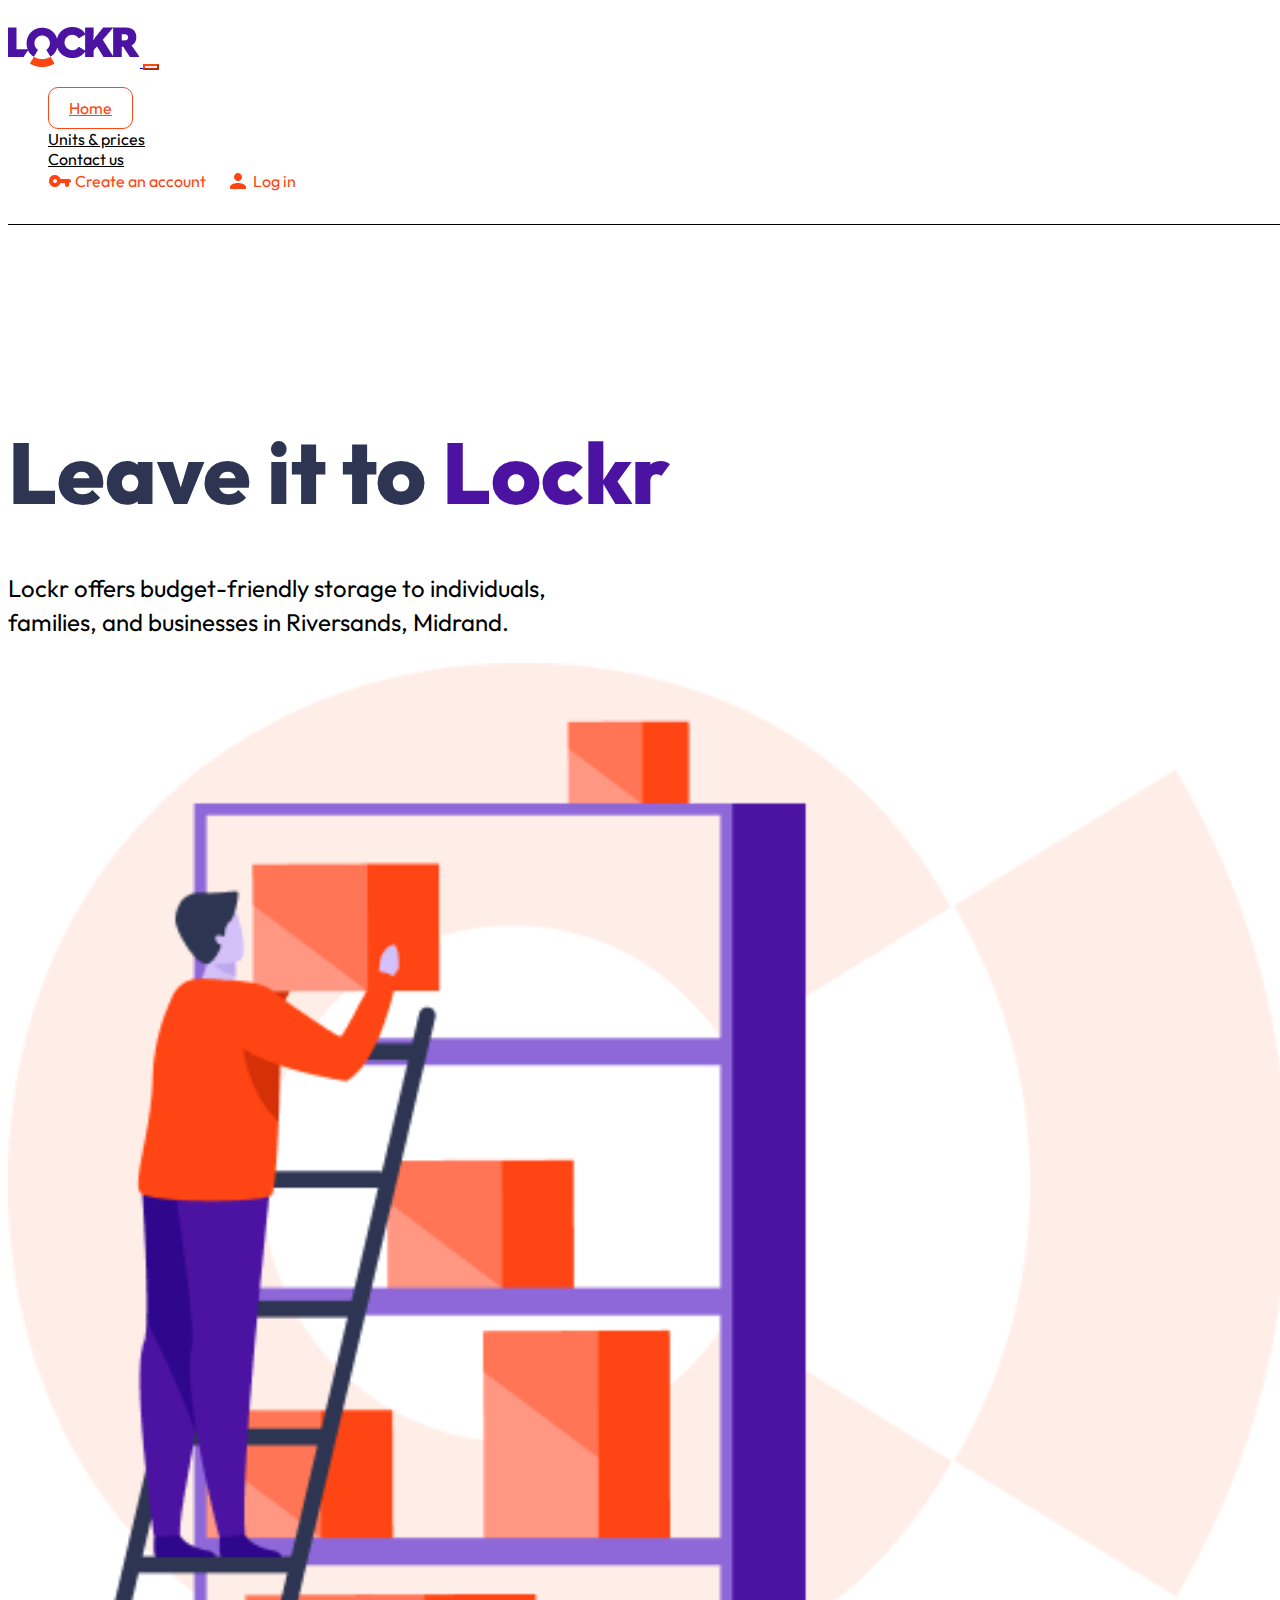
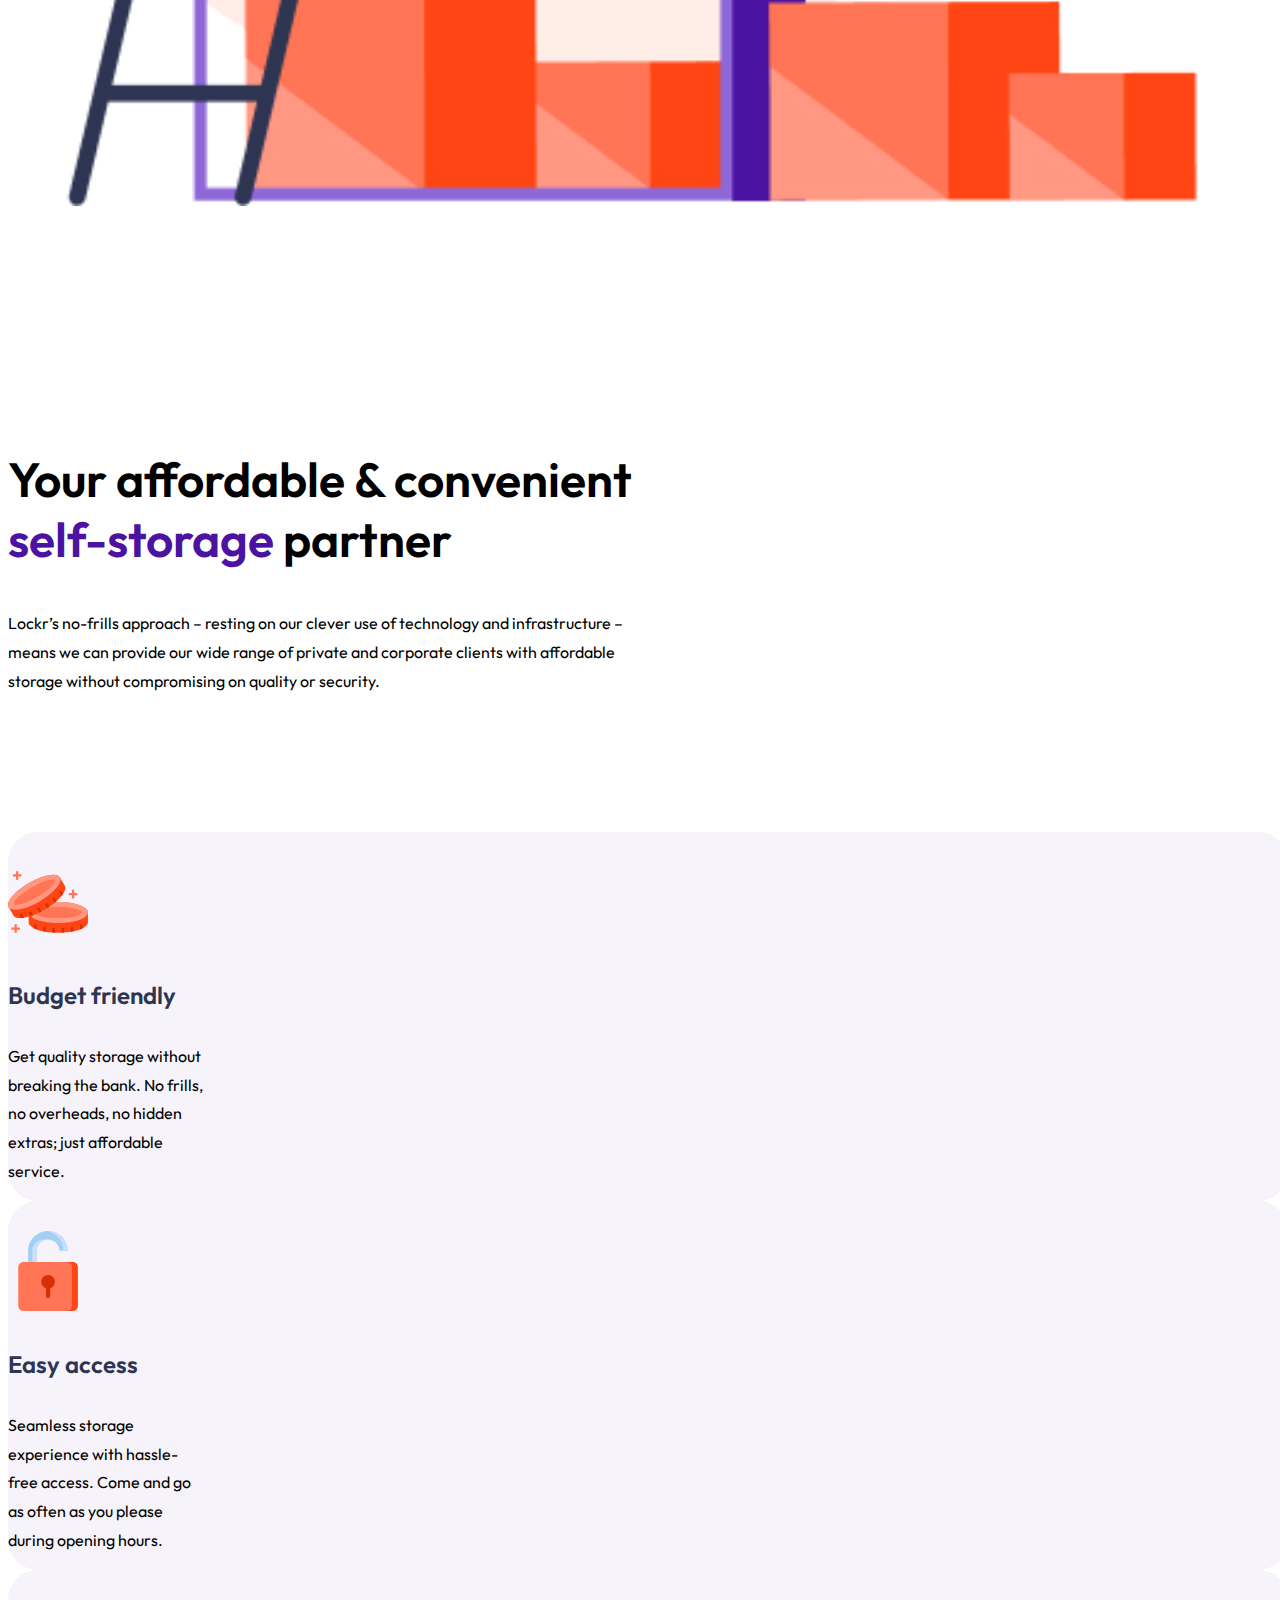
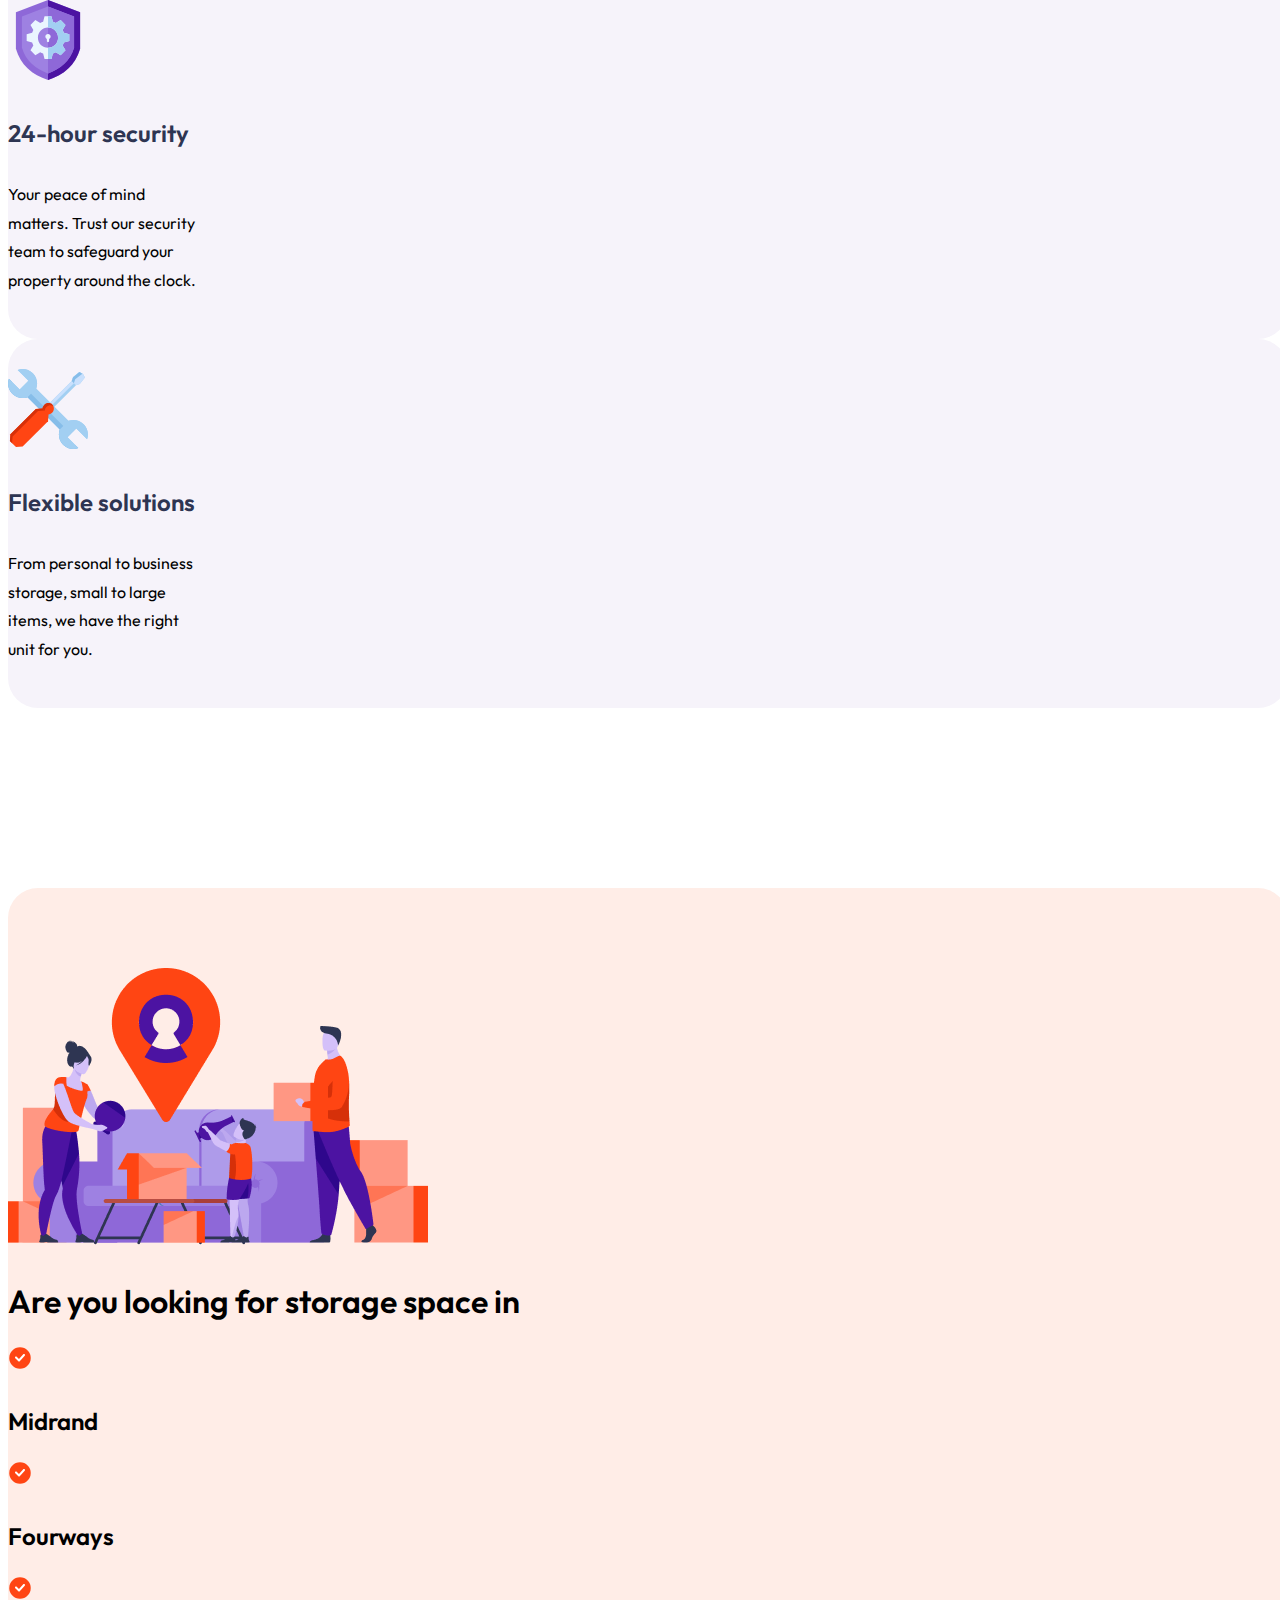
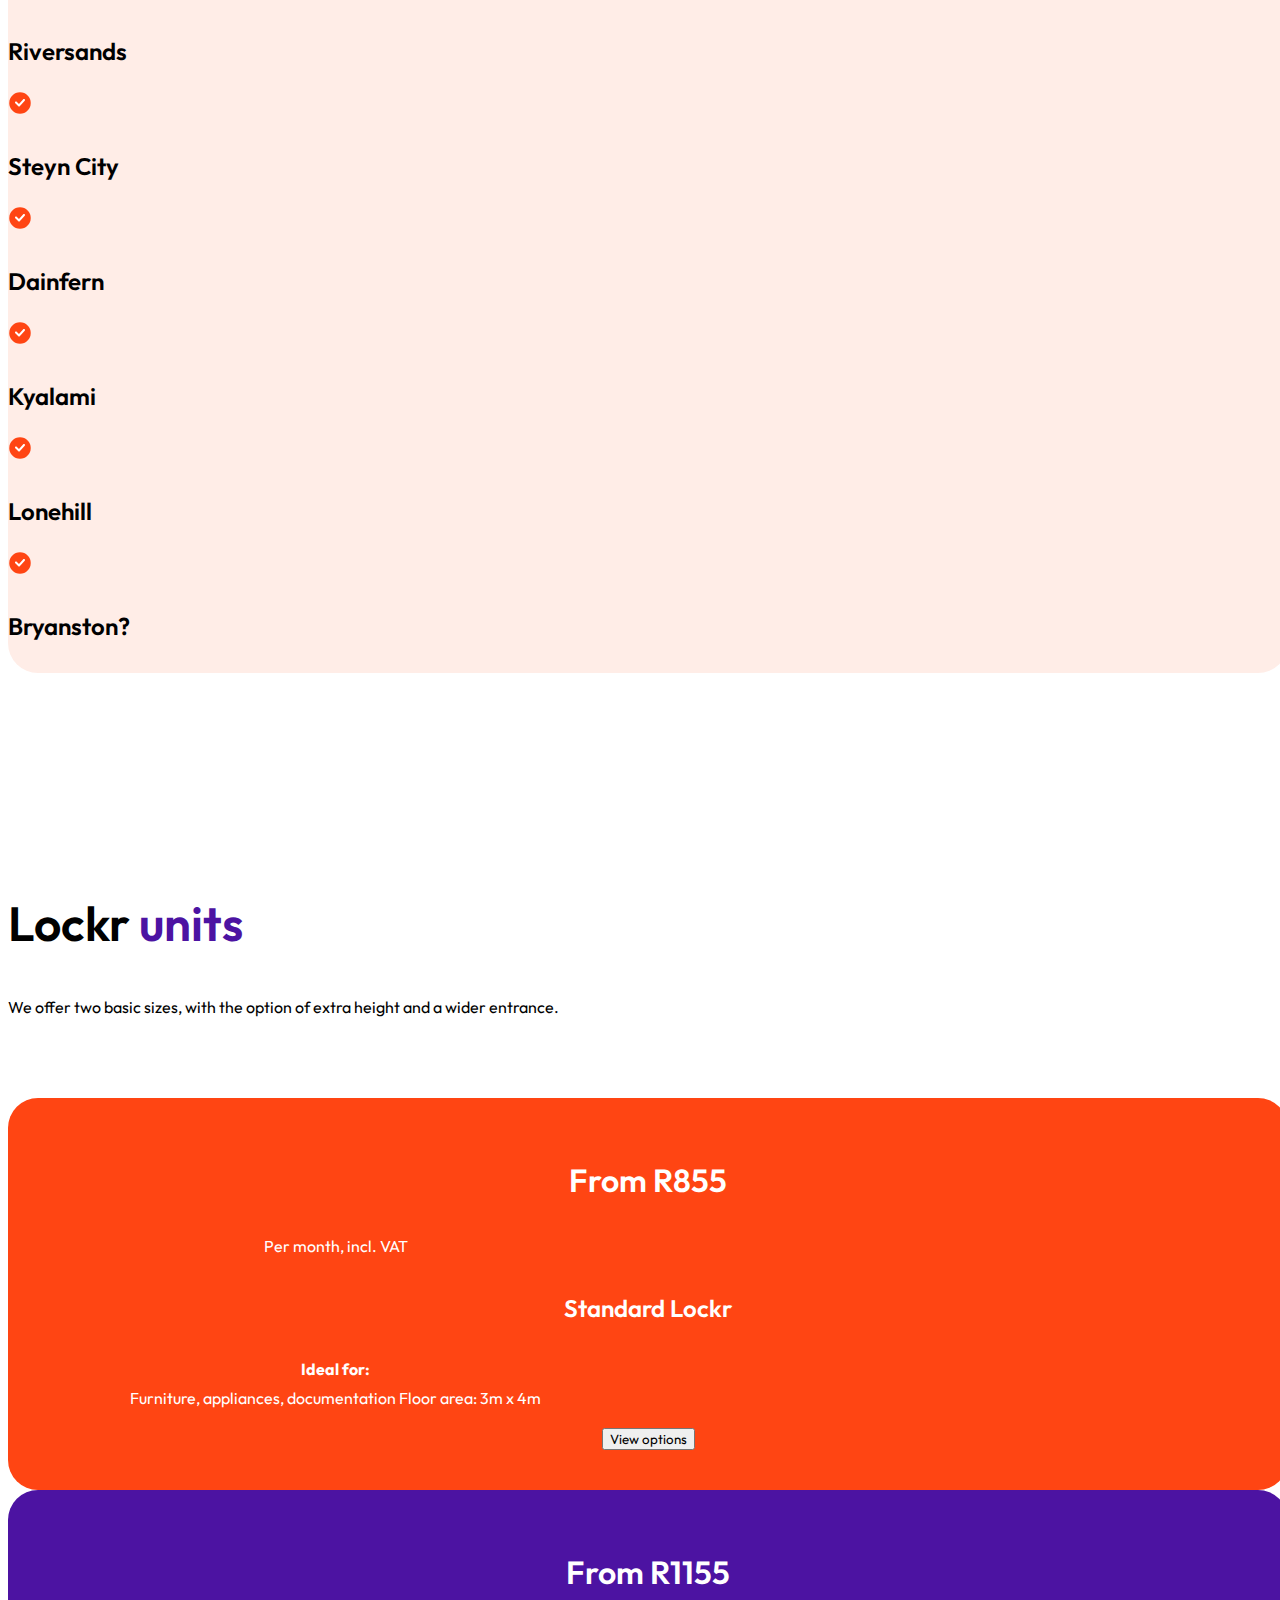
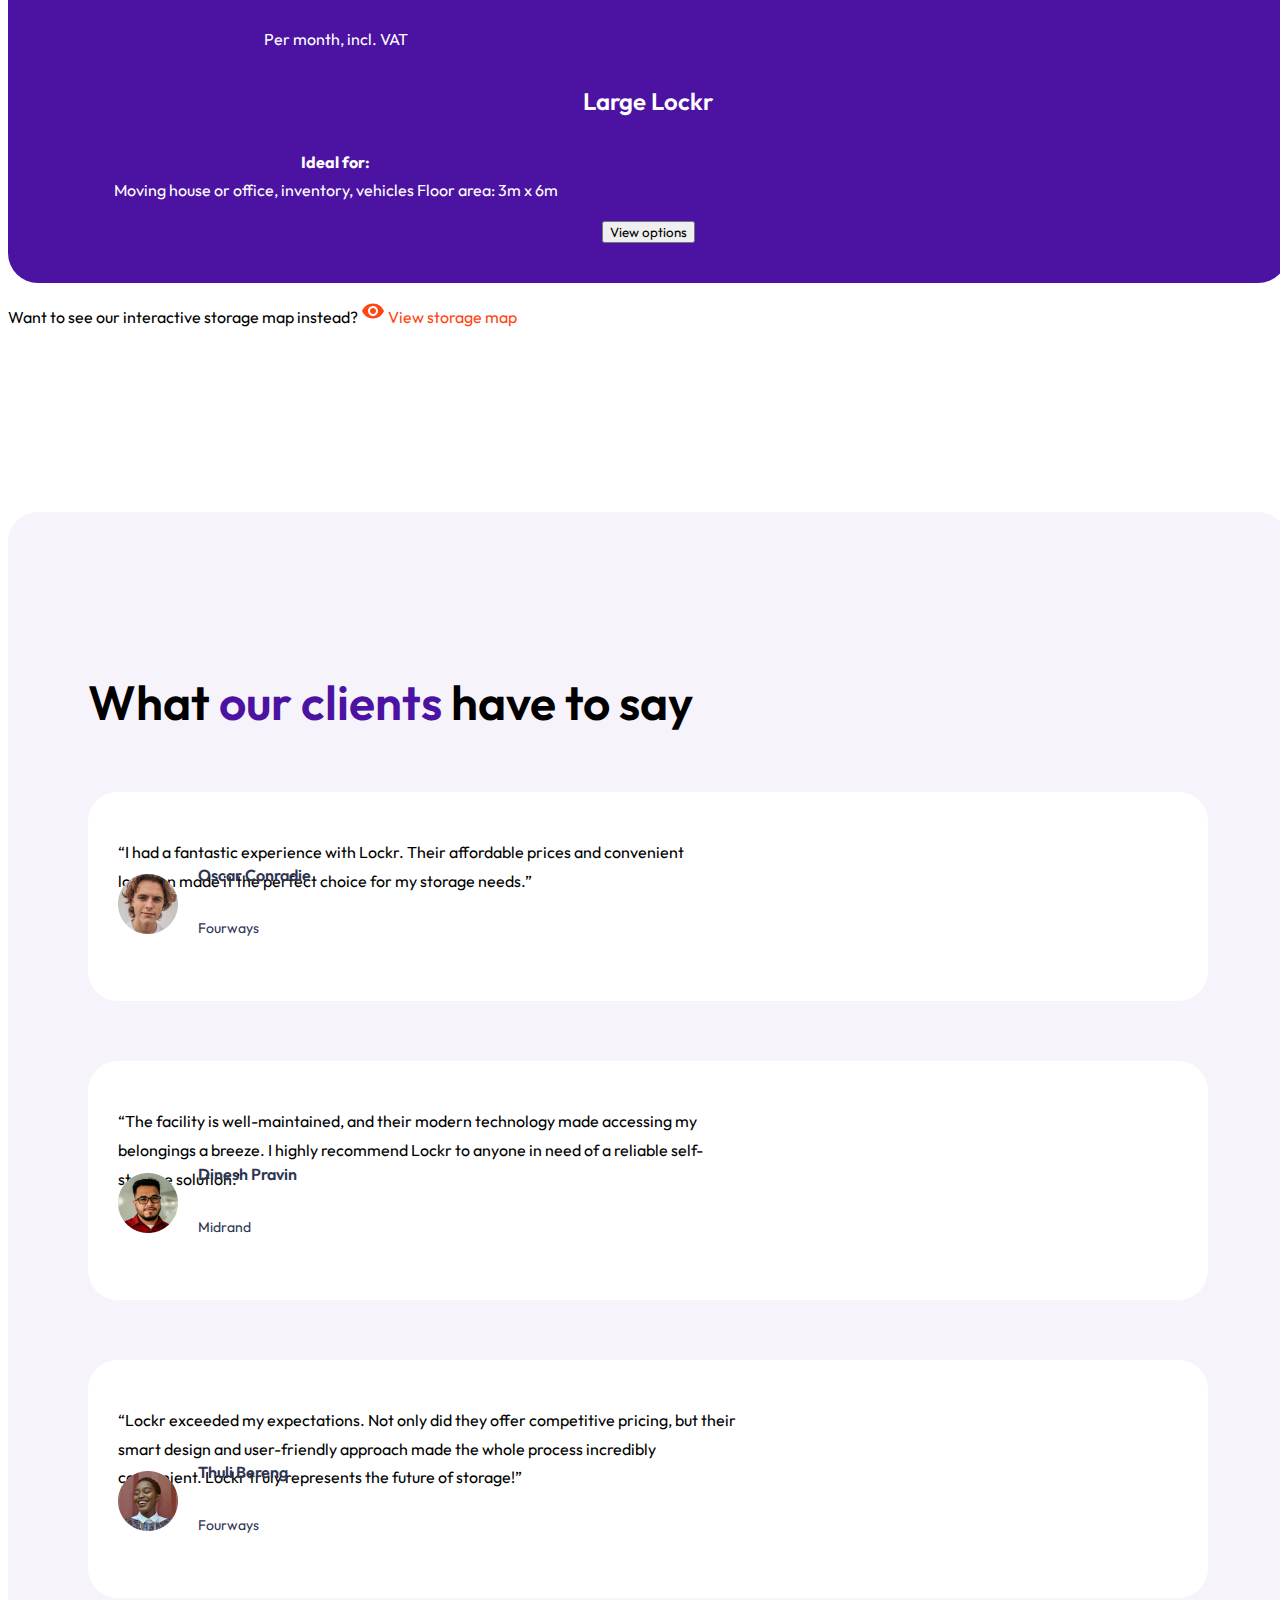
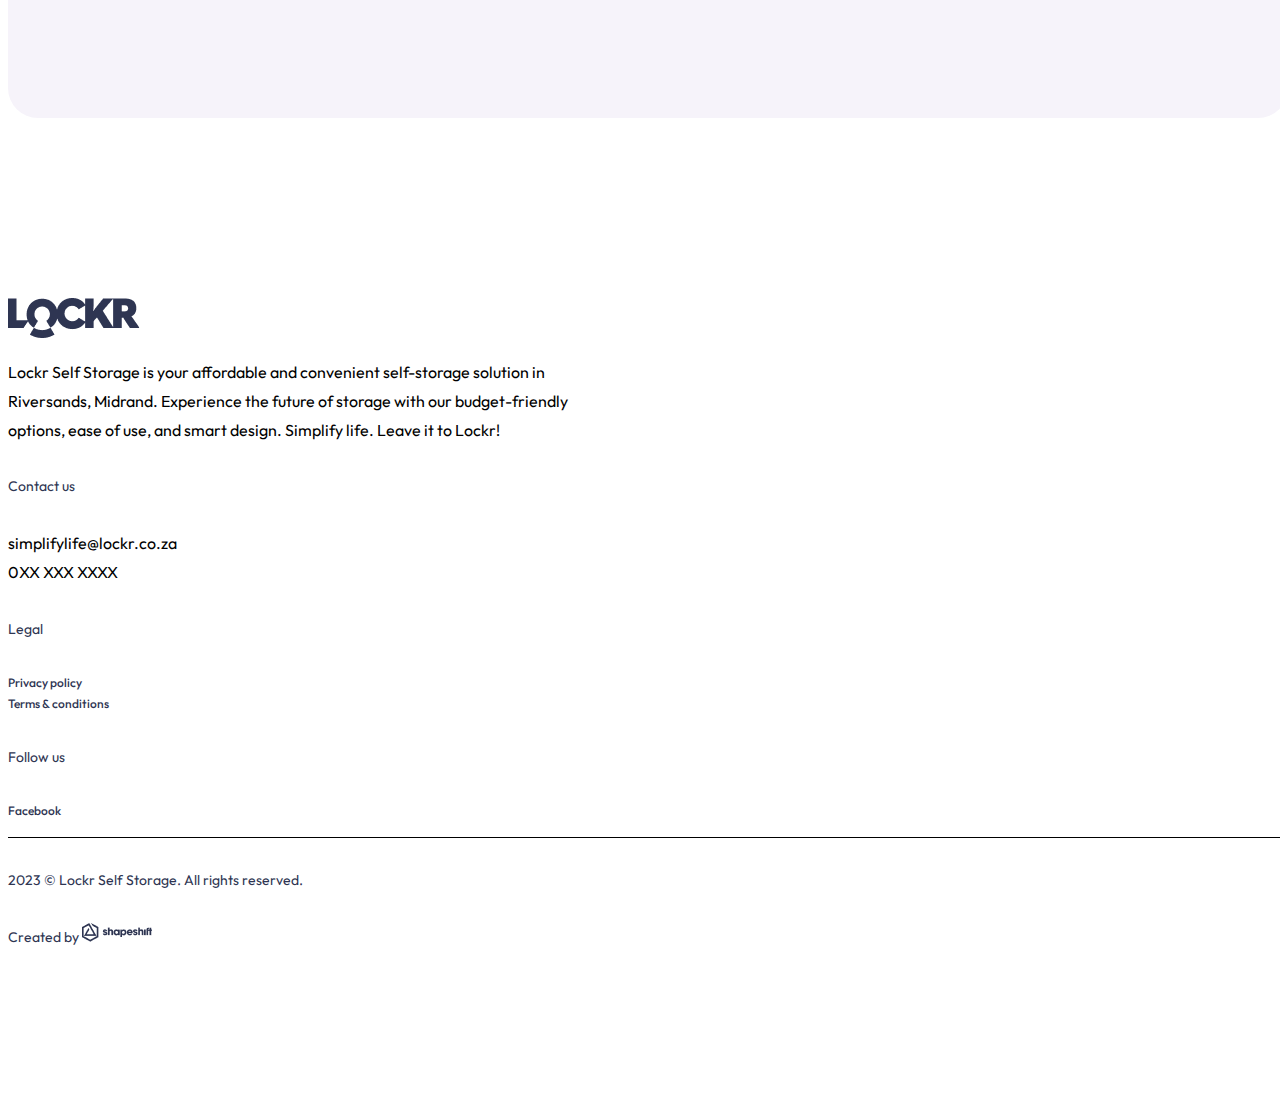
<file: index.html>
<!DOCTYPE html>
<html lang="en">
  <head>
    <meta charset="UTF-8" />
    <meta name="viewport" content="width=device-width, initial-scale=1.0" />
    <title>HomePage</title>
    <link
      href="https://cdn.jsdelivr.net/npm/bootstrap@5.3.0/dist/css/bootstrap.min.css"
      rel="stylesheet"
      integrity="sha384-9ndCyUaIbzAi2FUVXJi0CjmCapSmO7SnpJef0486qhLnuZ2cdeRhO02iuK6FUUVM"
      crossorigin="anonymous"
    />
    <link rel="stylesheet" href="css/style.css" />
  </head>
  <body>
    <!-- navbar -->
    <div class="border-bottom-1">
      <nav class="navbar navbar-expand-lg container">
        <div class="container-fluid">
          <a class="navbar-brand fw-bold" href="#">
            <img src="img/logo.png" alt="" />
          </a>
          <button
            class="navbar-toggler"
            type="button"
            data-bs-toggle="collapse"
            data-bs-target="#navbarNav"
            aria-controls="navbarNav"
            aria-expanded="false"
            aria-label="Toggle navigation"
          >
            <span class="navbar-toggler-icon"></span>
          </button>
          <div class="collapse navbar-collapse" id="navbarNav">
            <ul class="navbar-nav ms-auto">
              <li class="nav-item">
                <a class="nav-link active" aria-current="page" href="#">Home</a>
              </li>
              <li class="nav-item">
                <a class="nav-link text-dark" href="#">Units & prices</a>
              </li>
              <li class="nav-item">
                <a class="nav-link text-dark" href="#">Contact us</a>
              </li>
              <li class="nav-item">
                <a class="brand-text" href=""
                  ><span class="nav-side-items"
                    ><img src="icons/key.svg" alt="" /> Create an account</span
                  ></a
                >
                <a class="brand-text" href=""
                  ><span class="nav-side-items"
                    ><img src="icons/user.svg" alt="" />Log in</span
                  ></a
                >
              </li>
            </ul>
          </div>
        </div>
      </nav>
    </div>
    <!-- navbar -->

    <!-- banner -->
    <div
      class="row justify-content-center banner column-gap-3 row-gap-5 align-items-center"
    >
      <div class="col-lg-5">
        <h1 class="banner-title">
          Leave it to <span class="title-active">Lockr</span>
        </h1>
        <p class="banner-para">
          Lockr offers budget-friendly storage to individuals, families, and
          businesses in Riversands, Midrand.
        </p>
      </div>
      <div class="col-lg-5 banner-img">
        <img src="img/banner.png" alt="" />
      </div>
    </div>
    <!-- banner -->

    <!-- storage partners -->
    <div class="storage-partners text-center">
      <div class="row justify-content-center">
        <div class="container max-width-720">
          <h2>
            Your affordable & convenient
            <span class="title-active">self-storage</span> partner
          </h2>
          <p class="pt-4 ms-auto me-auto">
            Lockr’s no-frills approach – resting on our clever use of technology
            and infrastructure – means we can provide our wide range of private
            and corporate clients with affordable storage without compromising
            on quality or security.
          </p>
        </div>
      </div>
      <div class="container w-100">
        <div
          class="storage-partners-tabs row column-gap-3 row-gap-3 justify-content-center"
        >
          <div class="col-lg col-md-5 col-10">
            <img src="icons/coin.svg" alt="" />
            <h4>Budget friendly</h4>
            <div class="d-flex justify-content-center">
              <p>
                Get quality storage without breaking the bank. No frills, no
                overheads, no hidden extras; just affordable service.
              </p>
            </div>
          </div>
          <div class="col-lg col-md-5 col-10">
            <img src="icons/unlock.svg" alt="" />
            <h4>Easy access</h4>
            <div class="d-flex justify-content-center">
              <p>
                Seamless storage experience with hassle-free access. Come and go
                as often as you please during opening hours.
              </p>
            </div>
          </div>
          <div class="col-lg col-md-5 col-10">
            <img src="icons/protection.svg" alt="" />
            <h4>24-hour security</h4>
            <div class="d-flex justify-content-center">
              <p>
                Your peace of mind matters. Trust our security team to safeguard
                your property around the clock.
              </p>
            </div>
          </div>
          <div class="col-lg col-md-5 col-10">
            <img src="icons/tools.svg" alt="" />
            <h4>Flexible solutions</h4>
            <div class="d-flex justify-content-center">
              <p>
                From personal to business storage, small to large items, we have
                the right unit for you.
              </p>
            </div>
          </div>
        </div>
      </div>
    </div>
    <!-- storage partners -->

    <!-- storage space poster -->
    <div class="storage-space-poster container">
      <div
        class="row column-gap-3 row-gap-3 align-items-center justify-content-center"
      >
        <div class="col-lg col-10 text-center">
          <img src="img/poster.png" alt="" />
        </div>
        <div class="col-lg text-center ms-auto me-auto">
          <h3>Are you looking for storage space in</h3>
          <div>
            <span class="d-inline-block">
              <img src="icons/checklist.svg" alt="" />
              <h4 class="d-inline-block">Midrand</h4>
            </span>
            <span class="d-inline-block">
              <img src="icons/checklist.svg" alt="" />
              <h4 class="d-inline-block">Fourways</h4>
            </span>
            <span class="d-inline-block">
              <img src="icons/checklist.svg" alt="" />
              <h4 class="d-inline-block">Riversands</h4>
            </span>
            <span class="d-inline-block">
              <img src="icons/checklist.svg" alt="" />
              <h4 class="d-inline-block">Steyn City</h4>
            </span>
            <span class="d-inline-block">
              <img src="icons/checklist.svg" alt="" />
              <h4 class="d-inline-block">Dainfern</h4>
            </span>
            <span class="d-inline-block">
              <img src="icons/checklist.svg" alt="" />
              <h4 class="d-inline-block">Kyalami</h4>
            </span>
            <span class="d-inline-block">
              <img src="icons/checklist.svg" alt="" />
              <h4 class="d-inline-block">Lonehill</h4>
            </span>
            <span class="d-inline-block">
              <img src="icons/checklist.svg" alt="" />
              <h4 class="d-inline-block">Bryanston?</h4>
            </span>
          </div>
        </div>
      </div>
    </div>
    <!-- storage space poster -->

    <!-- locker unit -->
    <div class="locker-unit text-center">
      <div class="d-flex justify-content-center">
        <h2 class="">Lockr <span class="title-active">units</span></h2>
      </div>
      <div class="pt-4 d-flex justify-content-center">
        <p>
          We offer two basic sizes, with the option of extra height and a wider
          entrance.
        </p>
      </div>
      <div
        class="row column-gap-3 lock-unit-tabs justify-content-center pb-4 row-gap-3"
      >
        <div class="col-md-3 col-sm-7 col-10">
          <h3>From R855</h3>
          <p>Per month, incl. VAT</p>
          <h4>Standard Lockr</h4>
          <p>
            <b>Ideal for: </b> <br />
            Furniture, appliances, documentation Floor area: 3m x 4m
          </p>
          <button class="btn btn-outline-light mt-3">View options</button>
        </div>
        <div class="col-md-3 col-sm-7 col-10">
          <h3>From R1155</h3>
          <p>Per month, incl. VAT</p>
          <h4>Large Lockr</h4>
          <p>
            <b>Ideal for:</b>
            <br />
            Moving house or office, inventory, vehicles Floor area: 3m x 6m
          </p>
          <button class="btn btn-outline-light mt-3">View options</button>
        </div>
      </div>
      <div class="d-flex justify-content-center pt-4 mt-4">
        <p>
          Want to see our interactive storage map instead?
          <img src="icons/remove_red_eye.svg" alt="" />
          <span class="brand-text">View storage map</span>
        </p>
      </div>
    </div>
    <!-- locker unit -->

    <!-- testimonials -->
    <div class="container">
      <div class="testimonials">
        <div class="d-flex justify-content-center">
          <h2>
            What <span class="title-active">our clients</span> have to say
          </h2>
        </div>
        <div
          class="row column-gap-3 justify-content-center testimonials-container"
        >
          <div class="col-lg testimonial">
            <p>
              “I had a fantastic experience with Lockr. Their affordable prices
              and convenient location made it the perfect choice for my storage
              needs.”
            </p>
            <div class="testimonials-profile">
              <img src="img/Ellipse 1.png" alt="" />
              <div>
                <h5>Oscar Conradie</h5>
                <h6>Fourways</h6>
              </div>
            </div>
          </div>
          <div class="col-lg testimonial">
            <p>
              “The facility is well-maintained, and their modern technology made
              accessing my belongings a breeze. I highly recommend Lockr to
              anyone in need of a reliable self-storage solution.”
            </p>
            <div class="testimonials-profile">
              <img src="img/Ellipse 2.png" alt="" />
              <div>
                <h5>Dinesh Pravin</h5>
                <h6>Midrand</h6>
              </div>
            </div>
          </div>
          <div class="col-lg testimonial">
            <p>
              “Lockr exceeded my expectations. Not only did they offer
              competitive pricing, but their smart design and user-friendly
              approach made the whole process incredibly convenient. Lockr truly
              represents the future of storage!”
            </p>
            <div class="testimonials-profile">
              <img src="img/Ellipse 3.png" alt="" />
              <div>
                <h5>Thuli Bereng</h5>
                <h6>Fourways</h6>
              </div>
            </div>
          </div>
        </div>
      </div>
    </div>
    <!-- testimonials -->
    <!-- footer -->
    <div class="container">
      <footer>
        <img src="img/dark-logo.png" alt="" />
        <div class="pt-4 mt-4 pb-4 row border-bottom-1">
          <div class="row pb-4">
            <div class="col-lg-4">
              <p>
                Lockr Self Storage is your affordable and convenient
                self-storage solution in Riversands, Midrand. Experience the
                future of storage with our budget-friendly options, ease of use,
                and smart design. Simplify life. Leave it to Lockr!
              </p>
            </div>
            <div class="col">
              <h6>Contact us</h6>
              <p>
                simplifylife@lockr.co.za<br />
                0XX XXX XXXX
              </p>
            </div>
            <div class="col">
              <h6>Legal</h6>
              <ul>
                <li>Privacy policy</li>
                <li>Terms & conditions</li>
              </ul>
            </div>
            <div class="col">
              <h6>Follow us</h6>
              <ul>
                <li>Facebook</li>
              </ul>
            </div>
          </div>
        </div>
        <div class="d-flex justify-content-between pt-4 mt-4">
          <div>
            <h6>2023 © Lockr Self Storage. All rights reserved.</h6>
          </div>
          <div class="d-flex column-gap-1 align-content-center">
            <h6>Created by <img src="img/creater-logo.png" alt="" /></h6>
          </div>
        </div>
      </footer>
    </div>
    <!-- footer -->

    <script
      src="https://cdn.jsdelivr.net/npm/bootstrap@5.3.0/dist/js/bootstrap.bundle.min.js"
      integrity="sha384-geWF76RCwLtnZ8qwWowPQNguL3RmwHVBC9FhGdlKrxdiJJigb/j/68SIy3Te4Bkz"
      crossorigin="anonymous"
    ></script>
  </body>
</html>
</file>
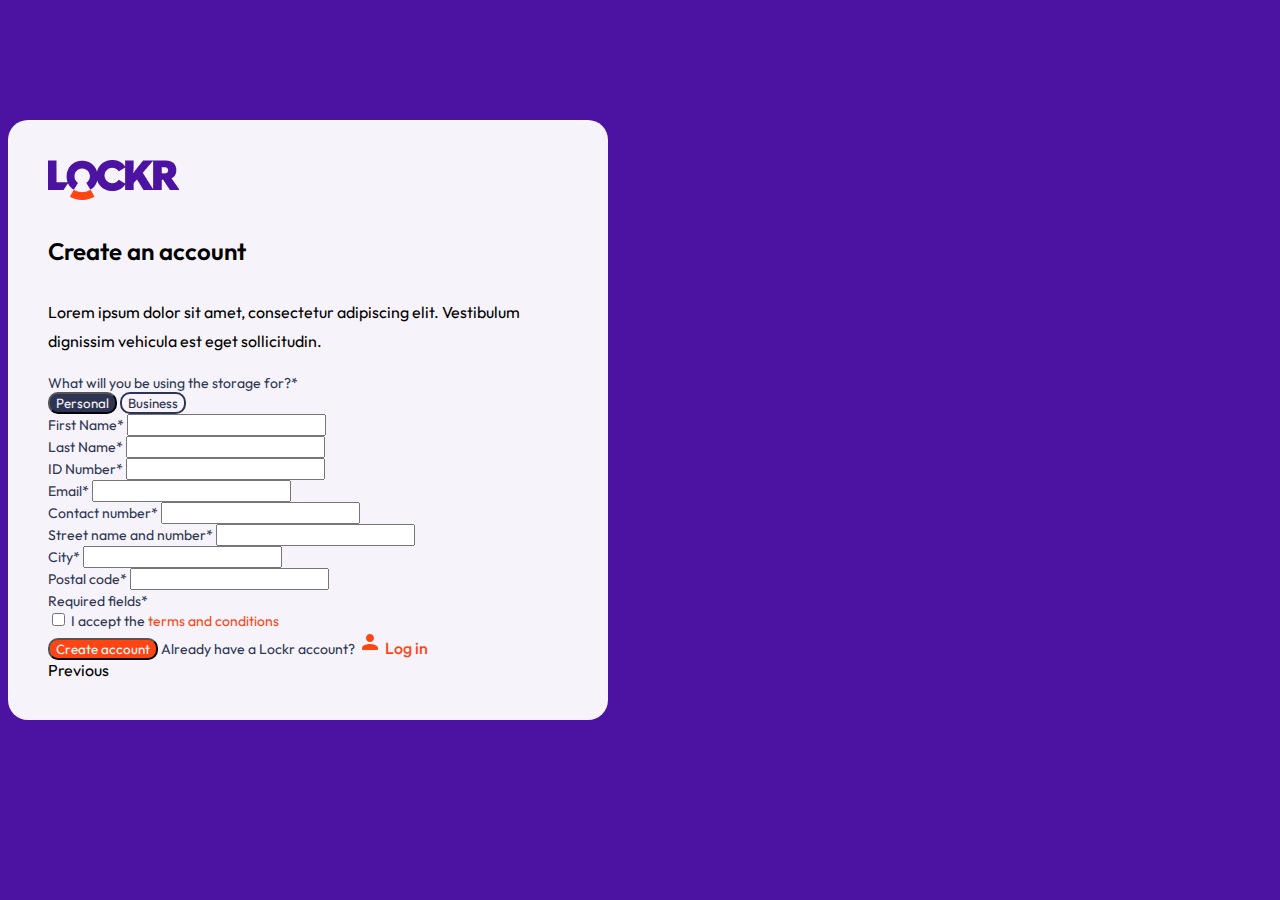
<file: signup.html>
<!DOCTYPE html>
<html lang="en">
  <head>
    <meta charset="UTF-8" />
    <meta name="viewport" content="width=device-width, initial-scale=1.0" />
    <title>Sign Up</title>
    <link
      href="https://cdn.jsdelivr.net/npm/bootstrap@5.3.0/dist/css/bootstrap.min.css"
      rel="stylesheet"
      integrity="sha384-9ndCyUaIbzAi2FUVXJi0CjmCapSmO7SnpJef0486qhLnuZ2cdeRhO02iuK6FUUVM"
      crossorigin="anonymous"
    />
    <link rel="stylesheet" href="css/style.css" />
  </head>
  <body class="sign-up-body">
    <div class="sign-up-form-container position-relative ms-auto me-auto">
      <div class="text-center">
        <img src="img/logo.png" alt="" />
      </div>
      <h4 class="mt-4 pt-4 text-center">Create an account</h4>
      <p class="text-center">
        Lorem ipsum dolor sit amet, consectetur adipiscing elit. Vestibulum
        dignissim vehicula est eget sollicitudin.
      </p>
      <form class="w-100 text-left pt-4" action="">
        <label class="mt-4">What will you be using the storage for?*</label>

        <div class="row pt-2 row-gap-2">
          <a class="tab-link1 col-md-6" href="#tab1" data-toggle="tab">
            <button class="btn personal-btn w-100">Personal</button></a
          >

          <a class="tab-link2 col-md-6" href="#tab2" data-toggle="tab"
            ><button class="btn business-btn w-100">Business</button></a
          >
        </div>

        <div class="tab-content">
          <div class="tab-pane active" id="tab1">
            <div class="form-group pt-4">
              <label for="firstName">First Name*</label>
              <input type="text" class="form-control" id="firstName" />
            </div>
            <div class="form-group pt-4">
              <label for="lastName">Last Name*</label>
              <input type="text" class="form-control" id="firstName" />
            </div>
            <div class="form-group pt-4">
              <label for="firstName">ID Number*</label>
              <input type="text" class="form-control" id="firstName" />
            </div>
            <div class="form-group pt-4">
              <label for="firstName">Email*</label>
              <input type="text" class="form-control" id="firstName" />
            </div>
            <div class="form-group pt-4">
              <label for="firstName">Contact number*</label>
              <input type="text" class="form-control" id="firstName" />
            </div>
            <div class="form-group pt-4">
              <label for="firstName">Street name and number*</label>
              <input type="text" class="form-control" id="firstName" />
            </div>
            <div class="form-group pt-4">
              <label for="firstName">City*</label>
              <input type="text" class="form-control" id="firstName" />
            </div>
            <div class="form-group pt-4">
              <label for="firstName">Postal code*</label>
              <input type="text" class="form-control" id="firstName" />
            </div>
            <label class="pt-4" for="firstName">Required fields*</label>
            <div class="form-group pt-4">
              <input class="brand-text" type="checkbox" />
              <label for="firstName"
                >I accept the
                <span class="brand-text text-decoration-underline"
                  >terms and conditions</span
                >
              </label>
            </div>
            <div class="mt-4 pt-4 text-center">
              <button class="btn btn-orange">Create account</button>
              <label class="d-block pt-4" for=""
                >Already have a Lockr account?</label
              >
              <span
                class="d-flex align-content-center justify-content-center login-orange pt-4"
                ><img src="icons/user.svg" alt="" /> Log in</span
              >
            </div>
          </div>
          <div class="tab-pane" id="tab2">
            <a class="btn btn-primary btnPrevious">Previous</a>
          </div>
        </div>
      </form>
    </div>
    <!-- jQuery (necessary for Bootstrap's JavaScript plugins) -->
    <script src="https://ajax.googleapis.com/ajax/libs/jquery/1.12.4/jquery.min.js"></script>
    <script
      src="https://cdn.jsdelivr.net/npm/bootstrap@5.3.0/dist/js/bootstrap.bundle.min.js"
      integrity="sha384-geWF76RCwLtnZ8qwWowPQNguL3RmwHVBC9FhGdlKrxdiJJigb/j/68SIy3Te4Bkz"
      crossorigin="anonymous"
    ></script>
    <script src="https://maxcdn.bootstrapcdn.com/bootstrap/3.3.5/js/bootstrap.min.js"></script>
  </body>
</html>
</file>
<file: css/style.css>
@import url("https://fonts.googleapis.com/css2?family=Outfit:wght@400;600;800&display=swap");

* {
  font-family: Outfit;
}

body {
  width: 100%;
  overflow-x: hidden;
}

.navbar {
  --bs-navbar-toggler-icon-bg: url("data:image/svg+xml,%3csvg xmlns='http://www.w3.org/2000/svg' viewBox='0 0 30 30'%3e%3cpath stroke='rgba%28255, 69, 10, 0.75%29' stroke-linecap='round' stroke-miterlimit='10' stroke-width='2' d='M4 7h22M4 15h22M4 23h22'/%3e%3c/svg%3e");
}

p {
  max-width: 619px;
  font-weight: 400;
  font-size: 16px;
  line-height: 28.8px;
}

h2 {
  font-weight: 600;
  font-size: 48px;
  max-width: 719px;
}

h3 {
  font-size: 32px;
  font-weight: 600;
  line-height: 40.32px;
}

h4 {
  font-size: 24px;
  line-height: 30.24px;
  font-weight: 600;
}

h5 {
  color: #2e3552;
  font-size: 16px;
  font-family: Outfit;
  font-style: normal;
  font-weight: 600;
  line-height: 140%;
}

h6 {
  color: #2e3552;
  font-size: 14px;
  font-family: Outfit;
  font-style: normal;
  font-weight: 400;
  line-height: 140%;
}

/* navbar */

.navbar {
  padding: 15px 0;
}

.border-bottom-1 {
  border-bottom: 1px solid #000;
}

.navbar-brand img {
  margin-top: 4px;
  height: 40px;
}

.navbar-nav .nav-link.active,
.navbar-nav .nav-link.show {
  padding: 10px 20px;
  border-radius: 10px;
  border: 1px solid #ff4513;
  color: rgb(255, 69, 19);
}

.navbar-nav .nav-item {
  display: flex;
  column-gap: 20px;
  align-items: center;
}

.nav-side-items {
  display: flex;
  align-items: center;
  column-gap: 3px;
}

.navbar-nav {
  column-gap: 40px;
}

.brand-text {
  text-decoration: none;
  color: #ff4513;
}

.text-dark {
  color: #000;
}

.navbar-toggler,
.navbar-toggler:hover {
  border-color: #ff4513;
  color: #ff4513;
}

.banner {
  padding-top: 146px;
}

.banner-title {
  color: #2e3552;
  font-size: 86px;
  line-height: 86px;
  font-weight: 800;
}

.title-active {
  color: #4c13a2;
}

.banner-img img {
  width: 100%;
}

.banner-para {
  font-weight: 400;
  font-size: 24px;
  line-height: 33.6px;
}

/* storage partners */

.storage-partners {
  padding-top: 200px;
}

.storage-partners-tabs {
  padding-top: 120px;
}

.storage-partners-tabs > div {
  border-radius: 30px;
  height: 369px;
  background-color: #f6f3fa;
}

.storage-partners-tabs img {
  margin-top: 30px;
  width: 80px;
}

.storage-partners-tabs h4 {
  margin-top: 34px;
  color: #2e3552;
}

.storage-partners-tabs p {
  max-width: 195px;
}

.storage-space-poster {
  padding-top: 180px;
}

.storage-space-poster > div {
  background-color: #ffede7;
  border-radius: 30px;
  min-height: 350px;
  padding: 80px 0 0;
  overflow: hidden;
}

.storage-space-poster > div img {
  max-width: 420px;
}

.storage-space-poster .d-inline-block > img {
  margin-top: -7px;
}

/* locker unit */

.locker-unit {
  padding-top: 180px;
}

.lock-unit-tabs {
  padding-top: 60px;
}

.lock-unit-tabs > div {
  border-radius: 30px;
  background: #4c13a2;
  color: #fff;
  text-align: center;
  padding: 30px 18px 40px;
}

.lock-unit-tabs > div:first-child {
  background: #ff4513;
}

/* testimonial */

.testimonials {
  margin-top: 180px;
  padding: 120px 80px;
  border-radius: 30px;
  background: #f6f3fa;
}

.testimonials-container > div {
  margin-top: 60px;
  border-radius: 30px;
  background: #fff;
  padding: 30px;
}

.testimonials-container > div > p {
  line-height: 180%;
}

.testimonial {
  position: relative;
}

.testimonial p {
  margin-bottom: 76px;
}

.testimonials-profile {
  display: flex;
  column-gap: 20px;
  align-items: center;
  position: absolute;
  bottom: 30px;
}

/* footer */

footer {
  padding: 180px 0 120px;
}

footer ul {
  list-style-type: none;
  padding: 0;
}

footer li {
  color: #2e3552;
  font-size: 12px;
  font-family: Outfit;
  font-style: normal;
  font-weight: 500;
  line-height: 180%;
  margin: 0;
  padding: 0;
}

.max-width-720 {
  max-width: 720px;
}

/* responsiveness */

@media only screen and (max-width: 992px) {
  .banner {
    text-align: center;
  }
  .banner-para {
    position: relative;
    margin: 0 auto;
  }
  .banner-img {
    width: 60%;
  }
  .storage-space-poster > div {
    padding-top: 40px;
    padding-bottom: 20px;
  }
}

@media only screen and (max-width: 576px) {
  p {
    max-width: 619px;
    font-weight: 400;
    font-size: 12px;
    line-height: 24.8px;
    padding: 0 15px;
    margin-bottom: 0;
  }

  h2 {
    font-weight: 600;
    font-size: 44px;
    max-width: 719px;
  }

  h3 {
    font-size: 28px;
    font-weight: 600;
    line-height: 36.32px;
  }

  h4 {
    font-size: 18px;
    line-height: 26.24px;
    font-weight: 600;
  }

  h5 {
    color: #2e3552;
    font-size: 12px;
    font-family: Outfit;
    font-style: normal;
    font-weight: 600;
    line-height: 140%;
  }

  h6 {
    color: #2e3552;
    font-size: 10px;
    font-family: Outfit;
    font-style: normal;
    font-weight: 400;
    line-height: 140%;
  }

  .banner {
    padding-top: 60px;
  }
  .storage-partners {
    padding-top: 60px;
  }

  .storage-partners-tabs {
    padding-top: 60px;
  }
  .storage-space-poster {
    padding-top: 60px;
  }

  .locker-unit {
    padding-top: 60px;
  }

  .storage-partners-tabs p {
    max-width: unset;
  }
  .storage-partners-tabs > div {
    height: unset;
  }
  .storage-partners-tabs img {
    margin-top: 15px;
  }
  .storage-space-poster > div img {
    max-width: 100%;
  }
  .testimonials {
    margin-top: 60px;
    padding: 60px 30px;
  }
  footer {
    padding: 90px 0 60px;
  }
}

/* Create Account CSS */

.sign-up-body {
  background: #4c13a2;
}

.sign-up-form-container {
  margin: 120px 0;
  padding: 40px;
  border-radius: 20px;
  background-color: #f6f3fa;
  width: 100%;
  max-width: 520px;
}

label {
  color: #2e3552;
  font-size: 14px;
  font-family: Outfit;
  font-style: normal;
  font-weight: 400;
  line-height: normal;
}

input[type="checkbox"] {
  background-color: #2e3552;
}

.tab-link1:active {
  color: #f6f3fa;
  text-decoration: none;
}

.tab-link1:active .personal-btn {
  color: #f6f3fa;
  background: #2e3552;
  text-decoration: none;
}

.tab-link2:active {
  color: #2e3552;
  text-decoration: none;
}

.tab-link2:active .business-btn {
  color: #2e3552;
  background: #f6f3fa;
  text-decoration: none;
}

.tab-link2:hover {
  color: #f6f3fa;
  text-decoration: none;
}

.personal-btn {
  border-radius: 10px;
  background: #2e3552;
  color: #f6f3fa;
}

.personal-btn:hover {
  border-radius: 10px;
  background: #2e3552;
  color: #f6f3fa;
}

.business-btn {
  border-radius: 10px;
  border: 2px solid #2e3552;
  color: #2e3552;
  background: #f6f3fa;
}

.business-btn:hover {
  color: #2e3552;
  border-radius: 10px;
  border: 2px solid #2e3552;
  background: #f6f3fa;
}

.btn-orange {
  border-radius: 10px;
  color: #fefefe;
  background: #ff4513;
}

.login-orange {
  color: #ff4513;
  font-size: 16px;
  font-family: Outfit;
  font-style: normal;
  font-weight: 500;
  line-height: normal;
}
</file>
